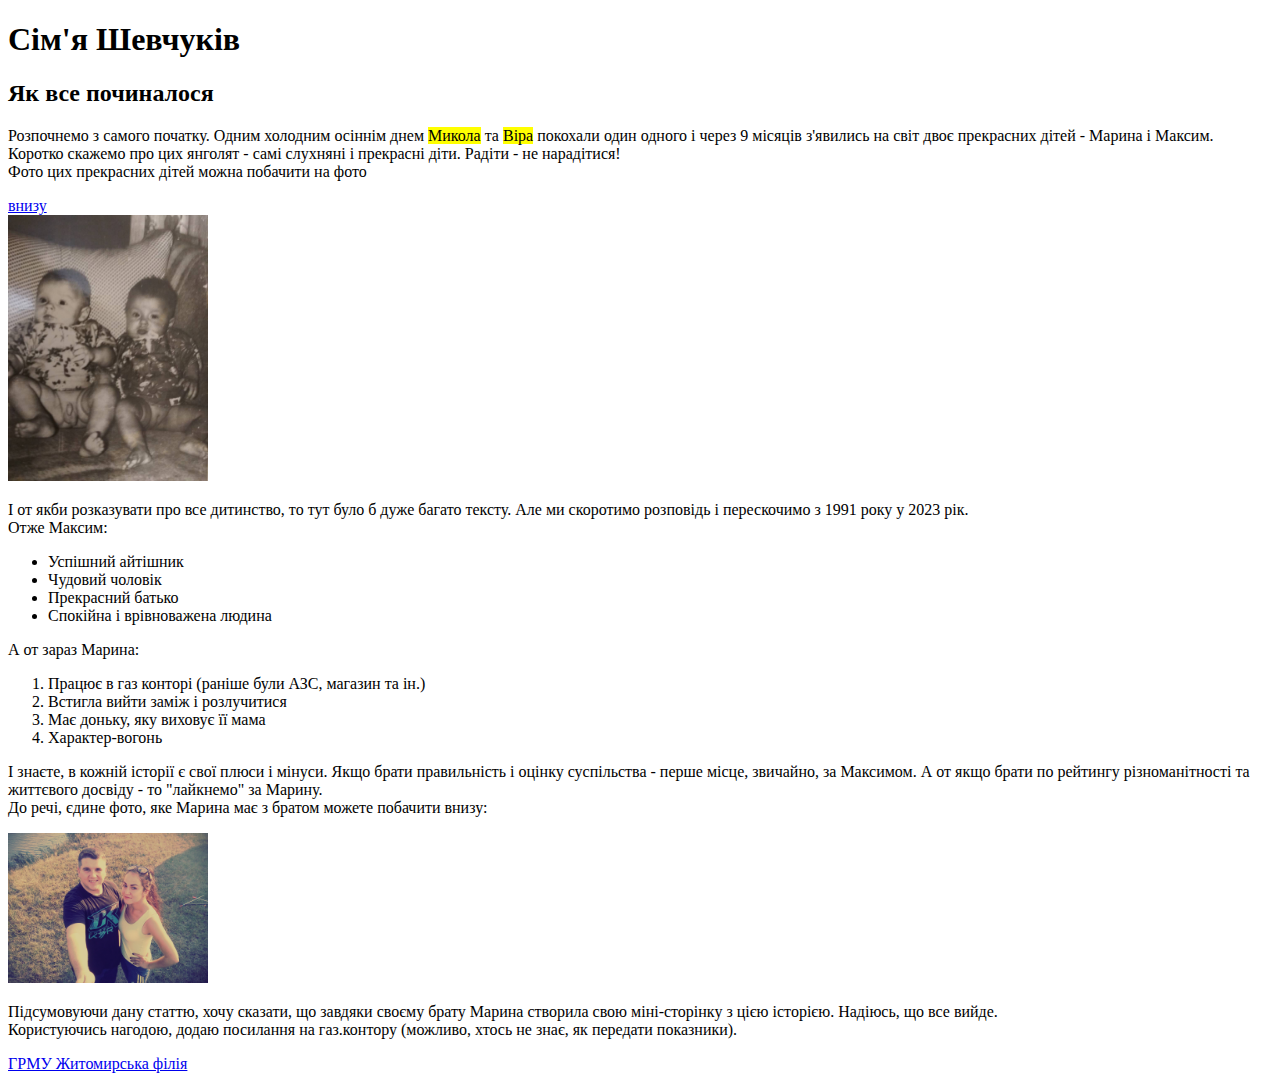
<file: mary/index.html>
<!DOCTYPE html>
<html lang="uk">
<head>
	<meta charset="UTF-8">
	<meta name="viewport" content="width=device-width, initial-scale=1.0">
	<title>Мері - перший проект</title>
</head>
	<body>
		<header>
			<h1>Сім'я Шевчуків</h1>
			<h2>Як все починалося</h2>
			<p>
				Розпочнемо з самого початку. Одним холодним осіннім днем <mark>Микола</mark> та <mark>Віра</mark> покохали один одного і через 9 місяців з'явились на світ двоє прекрасних дітей - Марина і Максим. Коротко скажемо про цих янголят - самі слухняні і прекрасні діти. Радіти - не нарадітися! <br>Фото цих прекрасних дітей можна побачити на фото
			</p>
				<a href="#some-uniq-id" class="link"> 
					внизу
				</a>
		</header>
			<img width="200" src="img/foto1.JPG" alt="Маленькі чебурашки" title="Маленькі чебурашки">
		<main>
			<p>
				І от якби розказувати про все дитинство, то тут було б дуже багато тексту. Але ми скоротимо розповідь і перескочимо з 1991 року у 2023 рік.<br>Отже Максим: 
				<ul>
					<li>Успішний айтішник</li>
					<li>Чудовий чоловік</li>
					<li>Прекрасний батько</li>
					<li>Спокійна і врівноважена людина</li>
				</ul>
				А от зараз Марина:
				<ol>
					<li>Працює в газ конторі (раніше були АЗС, магазин та ін.)</li>
					<li>Встигла вийти заміж і розлучитися</li>
					<li>Має доньку, яку виховує її мама</li>
					<li>Характер-вогонь</li>
				</ol>
			</p>
			<p>
				І знаєте, в кожній історії є свої плюси і мінуси. Якщо брати правильність і оцінку суспільства - перше місце, звичайно, за Максимом. А от якщо брати по рейтингу різноманітності та життєвого досвіду - то "лайкнемо" за Марину.<br>До речі, єдине фото, яке Марина має з братом можете побачити внизу:
			</p>
			<img width="200" src="img/brother.JPG" alt="Старе як світ фото" title="Старе як світ">
		</main>
		<footer>
			<div>
				<p>
					Підсумовуючи дану статтю, хочу сказати, що завдяки своєму брату Марина
					створила свою міні-сторінку з цією історією. Надіюсь, що все вийде. <br>Користуючись нагодою, додаю посилання на газ.контору 
					(можливо, хтось не знає, як передати показники).
				</p>
			</div>
			<div>
				<a target="_blank" title="Клоака"
				href="https://zt.grmu.com.ua/">
				ГРМУ Житомирська філія
				</a>
			</div>
		</footer>
	</body>
</html>
</file>
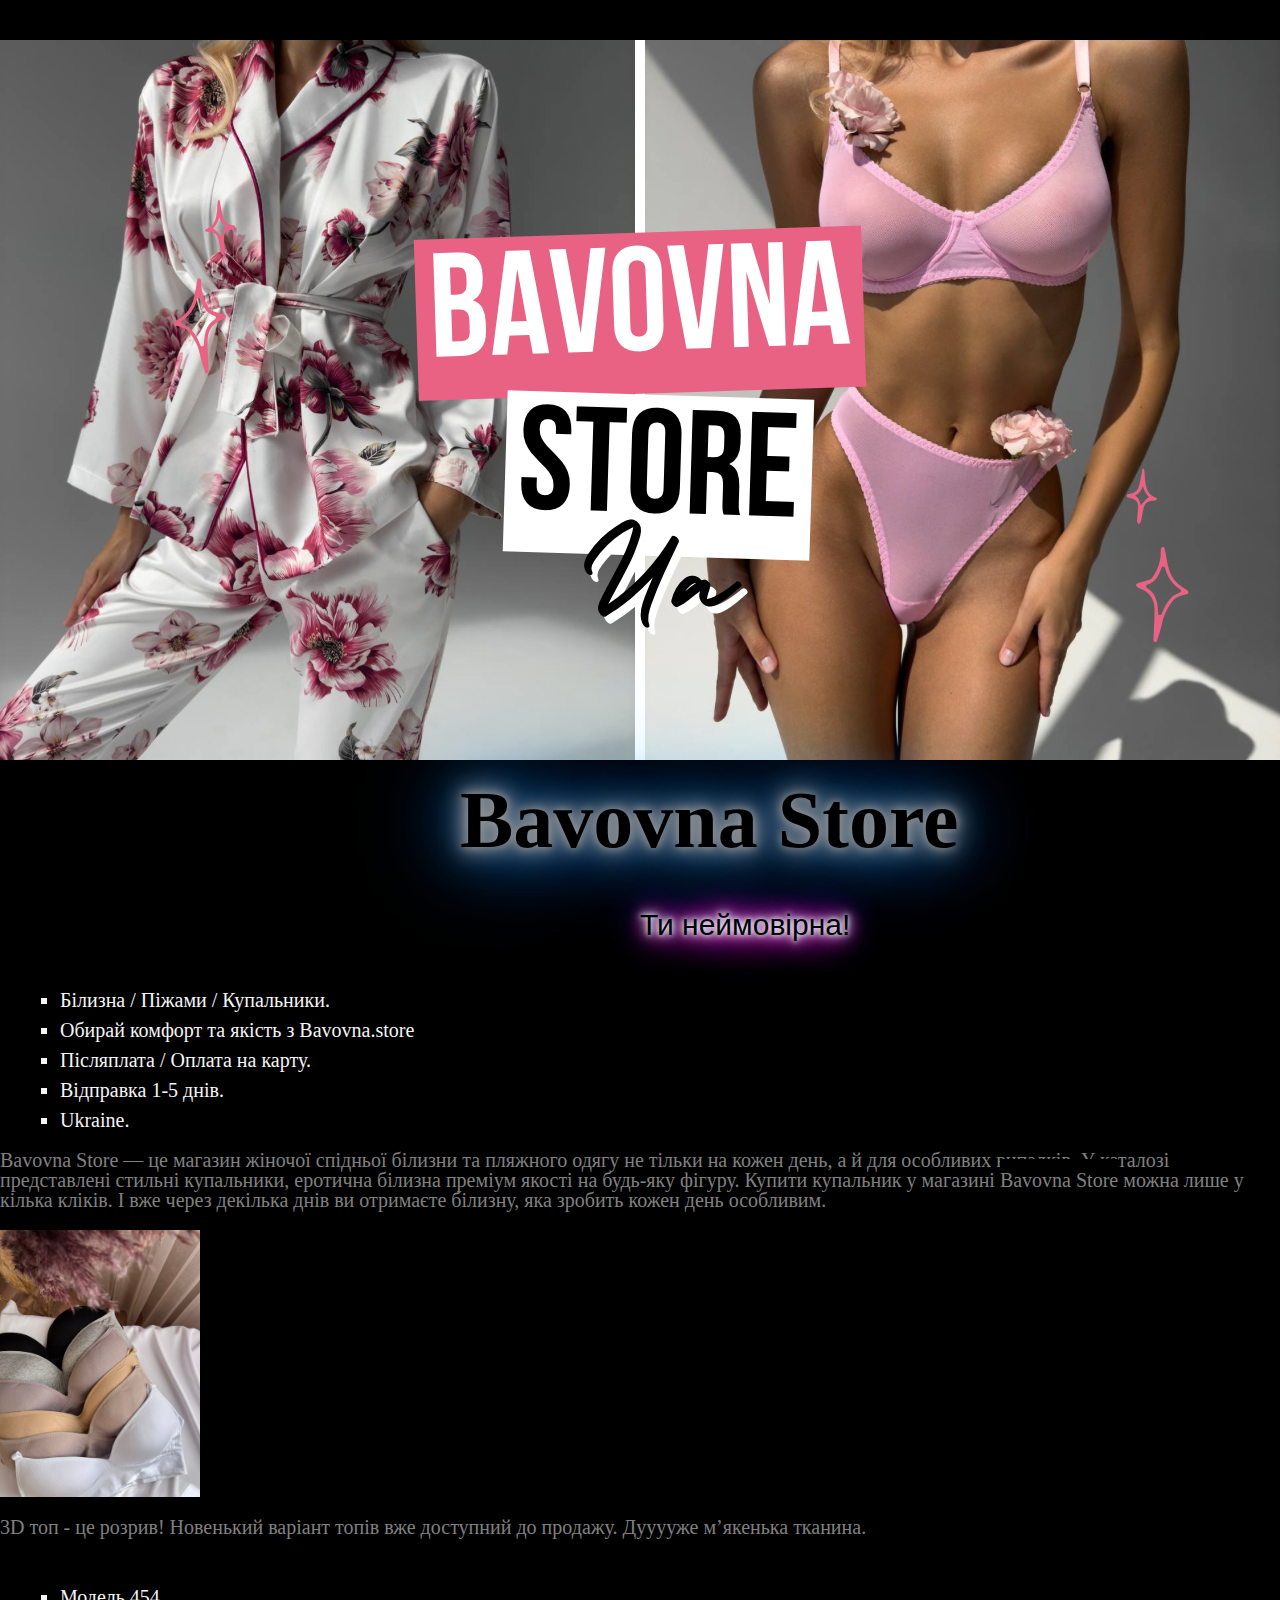
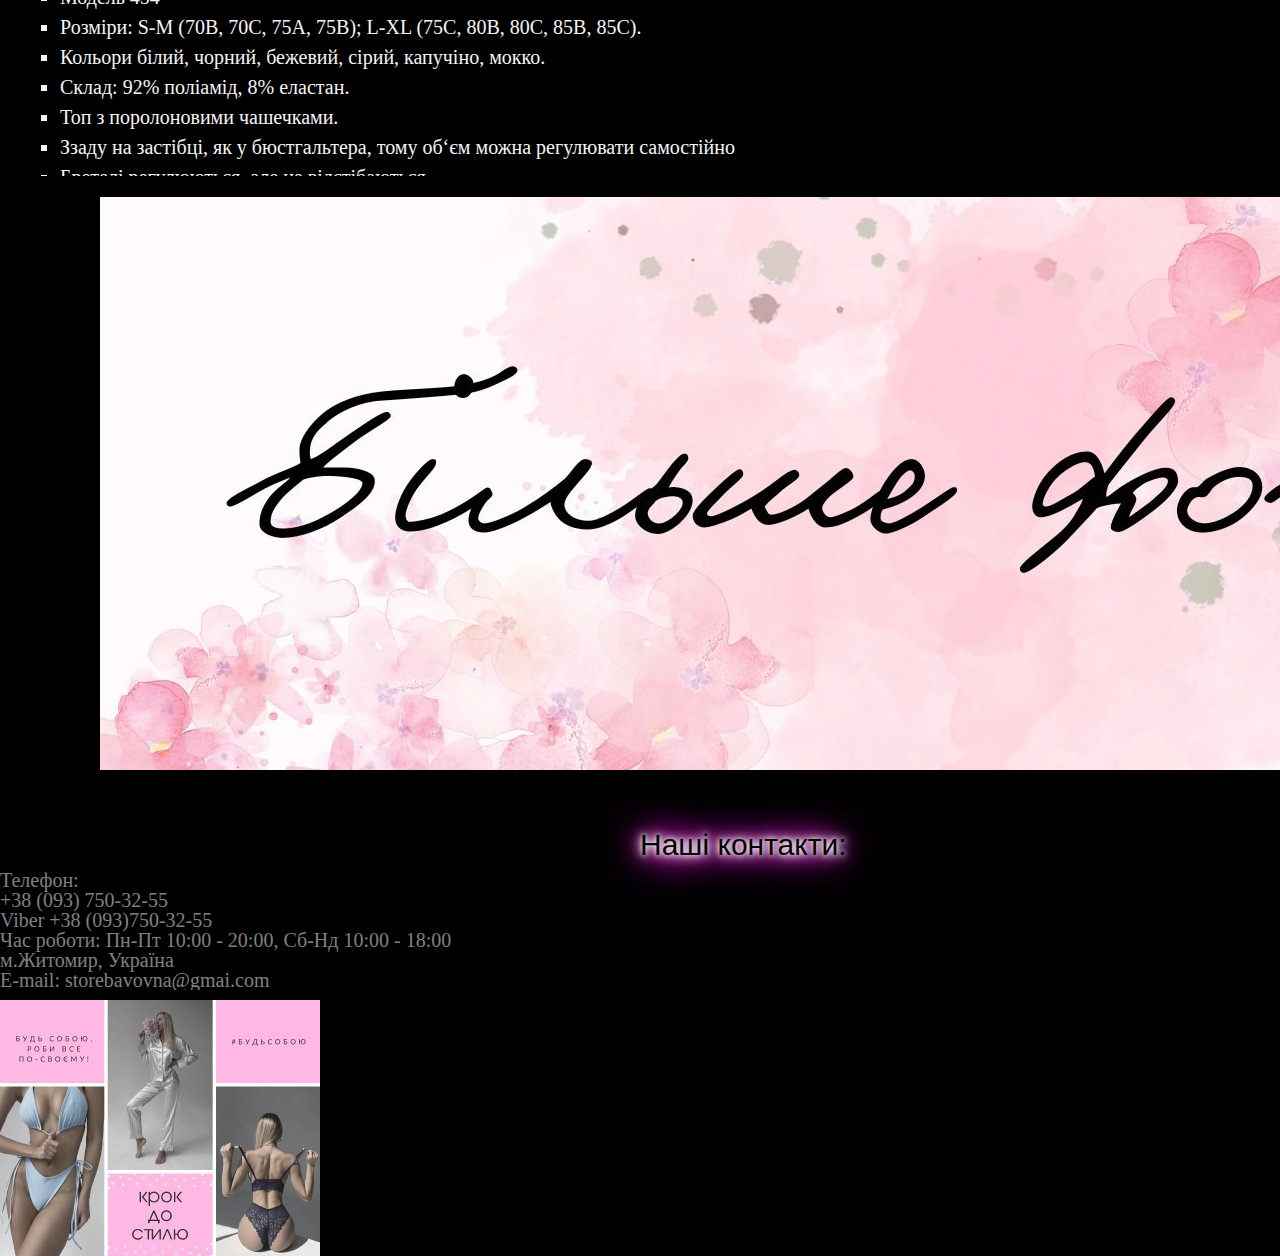
<file: mary_4/index.html>
<!DOCTYPE html>
<html lang="zxx">

<head>
	<meta charset="UTF-8">
	<meta name="viewport" content="width=device-width, initial-scale=1.0">
	<link rel="stylesheet" href="css/style.css">
	<title>mary_4</title>
</head>

<body>
	<header>
		<img class="header" src="img/title.PNG" alt="title">
		<div class="title">
			<h1>Bavovna Store</h1>
		</div>
		<div class="page">
			<h2>Ти неймовірна!</h2>
			<ul>
				<li>Білизна / Піжами / Купальники.</li>
				<li>Обирай комфорт та якість з Bavovna.store</li>
				<li>Післяплата / Оплата на карту.</li>
				<li>Відправка 1-5 днів.</li>
				<li>Ukraine.</li>
			</ul>
		</div>
		<div class="text">
			<p><mark>Bavovna Store</mark> — це магазин жіночої спідньої білизни та пляжного одягу не тільки на кожен день,
				а й для особливих випадків. У каталозі представлені стильні купальники, еротична білизна преміум якості на
				будь-яку фігуру. Купити купальник у магазині <mark>Bavovna Store</mark> можна лише у кілька кліків. І вже
				через декілька днів ви отримаєте білизну, яка зробить кожен день особливим.</p>
		</div>
	</header>
	<main>
		<img class="main" src="img/1.jpg" alt="bra" width="200">
		<div class="features">
			<p class="text">3D топ - це розрив! Новенький варіант топів вже доступний до продажу. Дууууже м’якенька
				тканина.
			</p>
			<ul>
				<li>Модель 454</li>
				<li>Розміри: S-M (70B, 70C, 75A, 75В); L-XL (75С, 80В, 80С, 85В, 85С).</li>
				<li>Кольори білий, чорний, бежевий, сірий, капучіно, мокко.</li>
				<li>Склад: 92% поліамід, 8% еластан.</li>
				<li>Топ з поролоновими чашечками.</li>
				<li>Ззаду на застібці, як у бюстгальтера, тому об‘єм можна регулювати самостійно</li>
				<li>Бретелі регулюються, але не відстібаються.</li>
			</ul>
			<a href="page-1.html">
				<img class="link" src="img/click.JPG" alt="bra">
			</a>
		</div>
	</main>
	<footer>
		<div class="aside">
			<h3>Наші контакти:</h3>
			<p>Телефон: <br>+38 (093) 750-32-55 <br>Viber +38 (093)750-32-55 <br>Час роботи: Пн-Пт 10:00 - 20:00, Сб-Нд
				10:00 - 18:00 <br>м.Житомир, Україна <br>E-mail: storebavovna@gmai.com</p>
		</div>
		<img class="footer" src="img/style.PNG" alt="style">
	</footer>
</body>

</html>
</file>
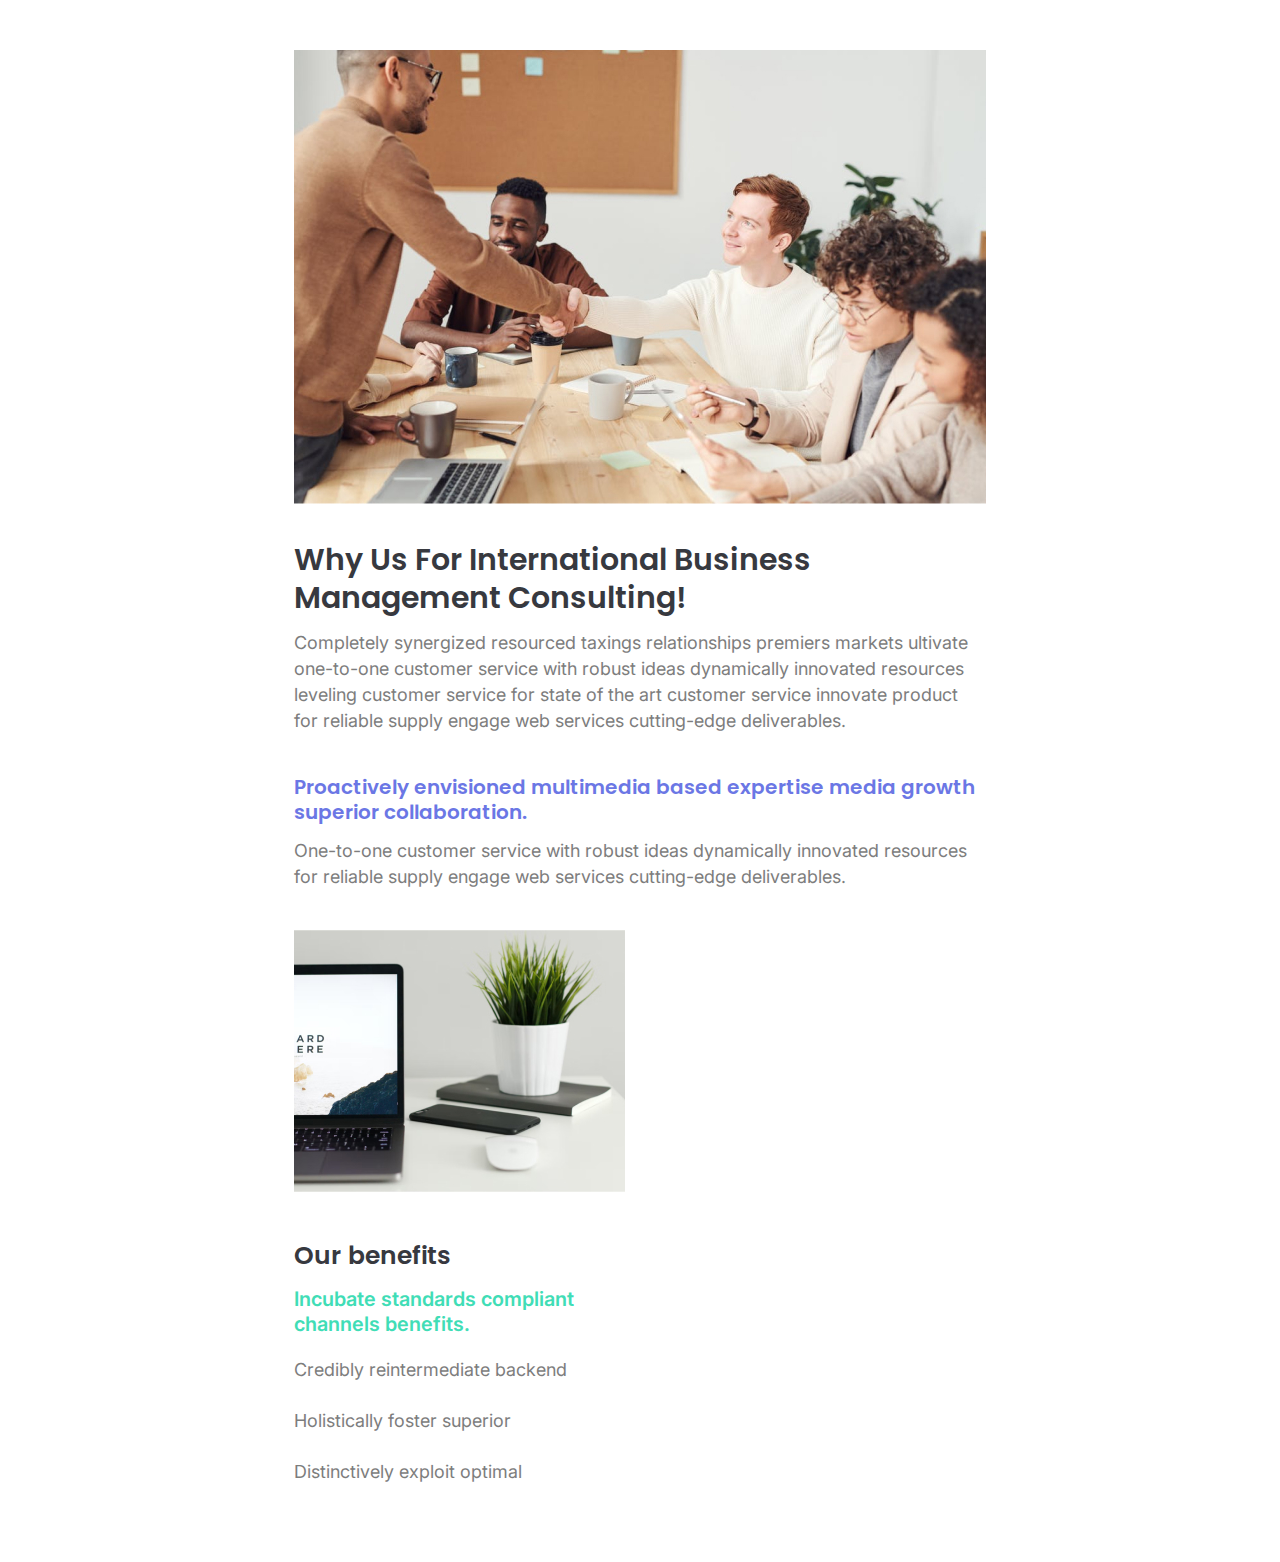
<file: mary_6/index.html>
<!DOCTYPE html>
<html lang="en">

<head>
	<meta charset="UTF-8">
	<meta name="viewport" content="width=device-width, initial-scale=1.0">
	<link rel="stylesheet" href="css/style.css">
	<title>mary_6</title>
</head>

<body>
	<header></header>
	<main>
		<div class="block">
			<img class="image" src="img/title.jpg" alt="title">
			<h2 class="title">
				Why Us For International Business  Management Consulting!
			</h2>
			<div class="text">
				<p>Completely synergized resourced taxings relationships premiers markets ultivate one-to-one customer service with robust ideas dynamically innovated resources leveling customer service for state of the art  customer service innovate product  for reliable supply engage web services cutting-edge deliverables.</p>
			</div>
			<h3 class="sub-title">
				Proactively envisioned multimedia based expertise media growth  superior collaboration.
			</h3>
			<div class="text">
				<p>One-to-one customer service with robust ideas dynamically innovated resources for reliable supply engage web services cutting-edge deliverables.</p>
			</div>
			<div class="benefits">
				<img class="image-benefits" src="img/list.jpg" alt="benefits">
			</div>
			<div class="content-benefits">
				<h3 class="title-benefits">
					Our benefits
				</h3>
				<h5 class="sub-title-benefits">
					Incubate standards compliant
					channels benefits.
				</h5>
				<ul class="list-benefits">
					<li>Credibly reintermediate backend</li>
					<li>Holistically foster superior</li>
					<li>Distinctively exploit optimal</li>
				</ul>
			</div>
		</div>

	</main>
	<footer></footer>
</body>

</html>
</file>
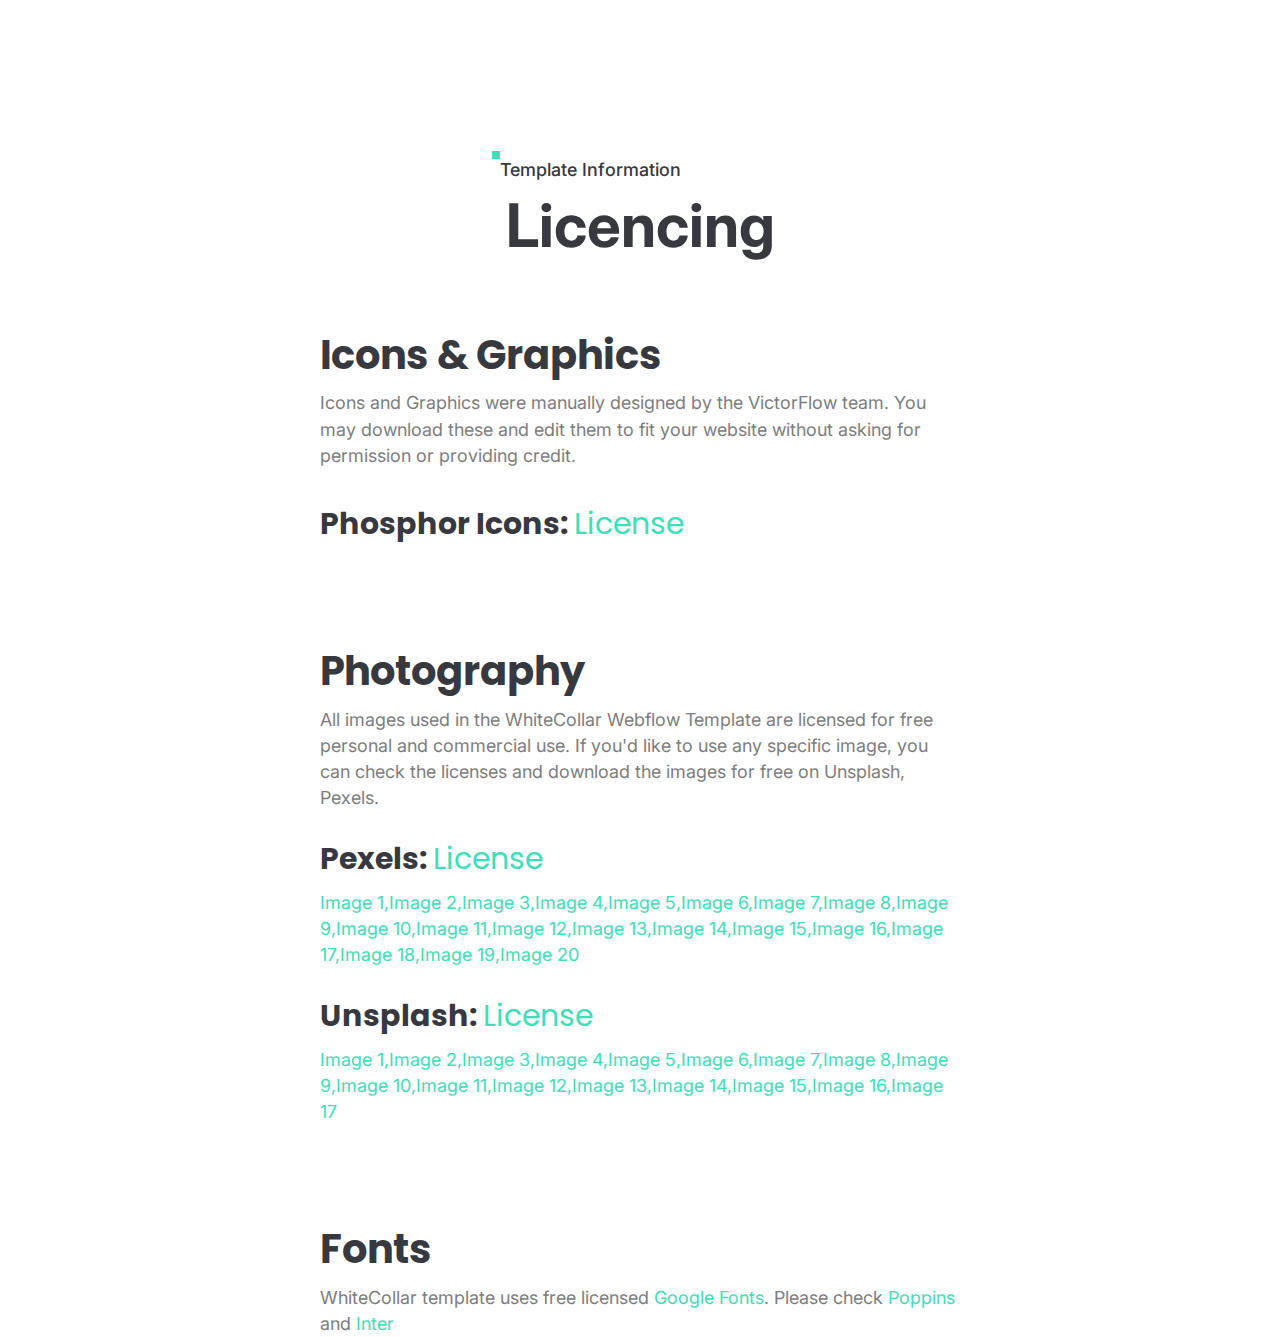
<file: mary_7/index.html>
<!DOCTYPE html>
<html lang="en">

<head>
	<meta charset="UTF-8">
	<meta name="viewport" content="width=device-width, initial-scale=1.0">
	<link rel="stylesheet" href="css/style.css">
	<title>mary_7</title>
</head>

<body>
	<header></header>
	<main>
		<div class="backend">
			<div class="title">
				<div class="box"></div>
				<div class="title-one">
					<h5>Template Information</h5>
				</div>
			</div>
				<div class="title-two">
				<h1>Licencing</h1>
				</div>
			<div class="list-text">
				<h2>Icons & Graphics</h2>
				<p class="grey-one">Icons and Graphics were manually designed by the VictorFlow team. You may download these and edit them to fit your website without asking for permission or providing credit.
				</p>
				<h3 class="phosphor">Phosphor Icons: <span class="license">License</span></h3> 
				<h2>Photography</h2>
				<p class="grey-two">All images used in the WhiteCollar Webflow Template are licensed for free personal and commercial use. If you'd like to use any specific image, you can check the licenses and download the images for free on Unsplash, Pexels.</p>
				<h3 class="pexels">Pexels: <span class="license">License</span></h3>
				<p class="green-one">Image 1,Image 2,Image 3,Image 4,Image 5,Image 6,Image 7,Image 8,Image 9,Image 10,Image 11,Image 12,Image 13,Image 14,Image 15,Image 16,Image 17,Image 18,Image 19,Image 20</p>
				<h3 class="unsplash">Unsplash: <span class="license">License</span></h3>
				<p class="green-two">Image 1,Image 2,Image 3,Image 4,Image 5,Image 6,Image 7,Image 8,Image 9,Image 10,Image 11,Image 12,Image 13,Image 14,Image 15,Image 16,Image 17</p>
				<h2>Fonts</h2>
				<p class="grey-three">WhiteCollar template uses free licensed <span class="green">Google Fonts</span>. Please check <span class="green">Poppins</span> and <span class="green">Inter</span></p>
			</div>
		</div>
	</main>
	<footer></footer>
</body>

</html>
</file>
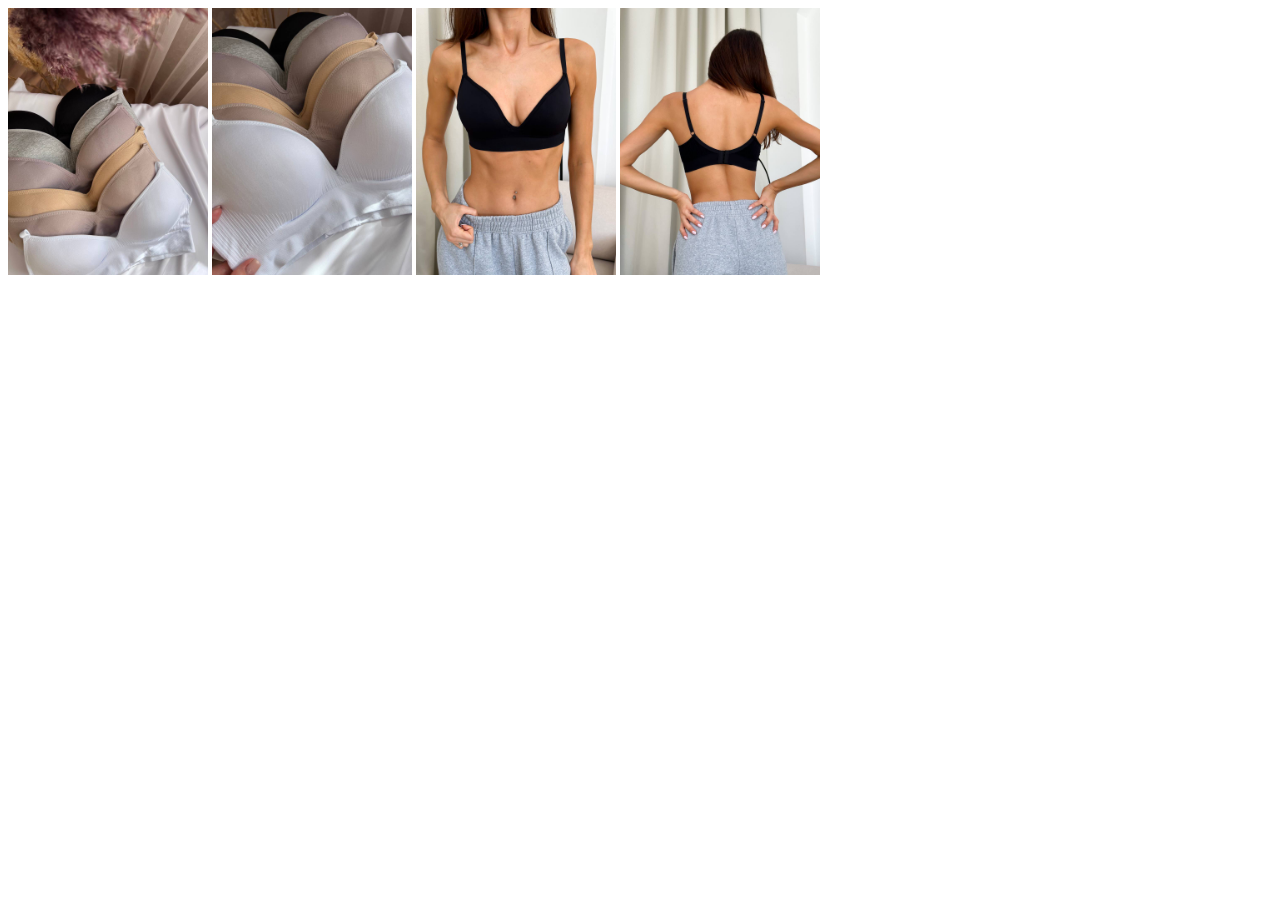
<file: mary_4/page-1.html>
<!DOCTYPE html>
<html lang="zxx">

<head>
	<meta charset="UTF-8">
	<meta name="viewport" content="width=device-width, initial-scale=1.0">
	<title>Bra</title>
</head>

<body>
	<div class="img">
		<img src="img/1.jpg" alt="bra_1" width="200">
		<img src="img/2.jpg" alt="bra_2" width="200">
		<img src="img/3.jpg" alt="bra_3" width="200">
		<img src="img/4.jpg" alt="bra_4" width="200">
	</div>
</body>

</html>
</file>
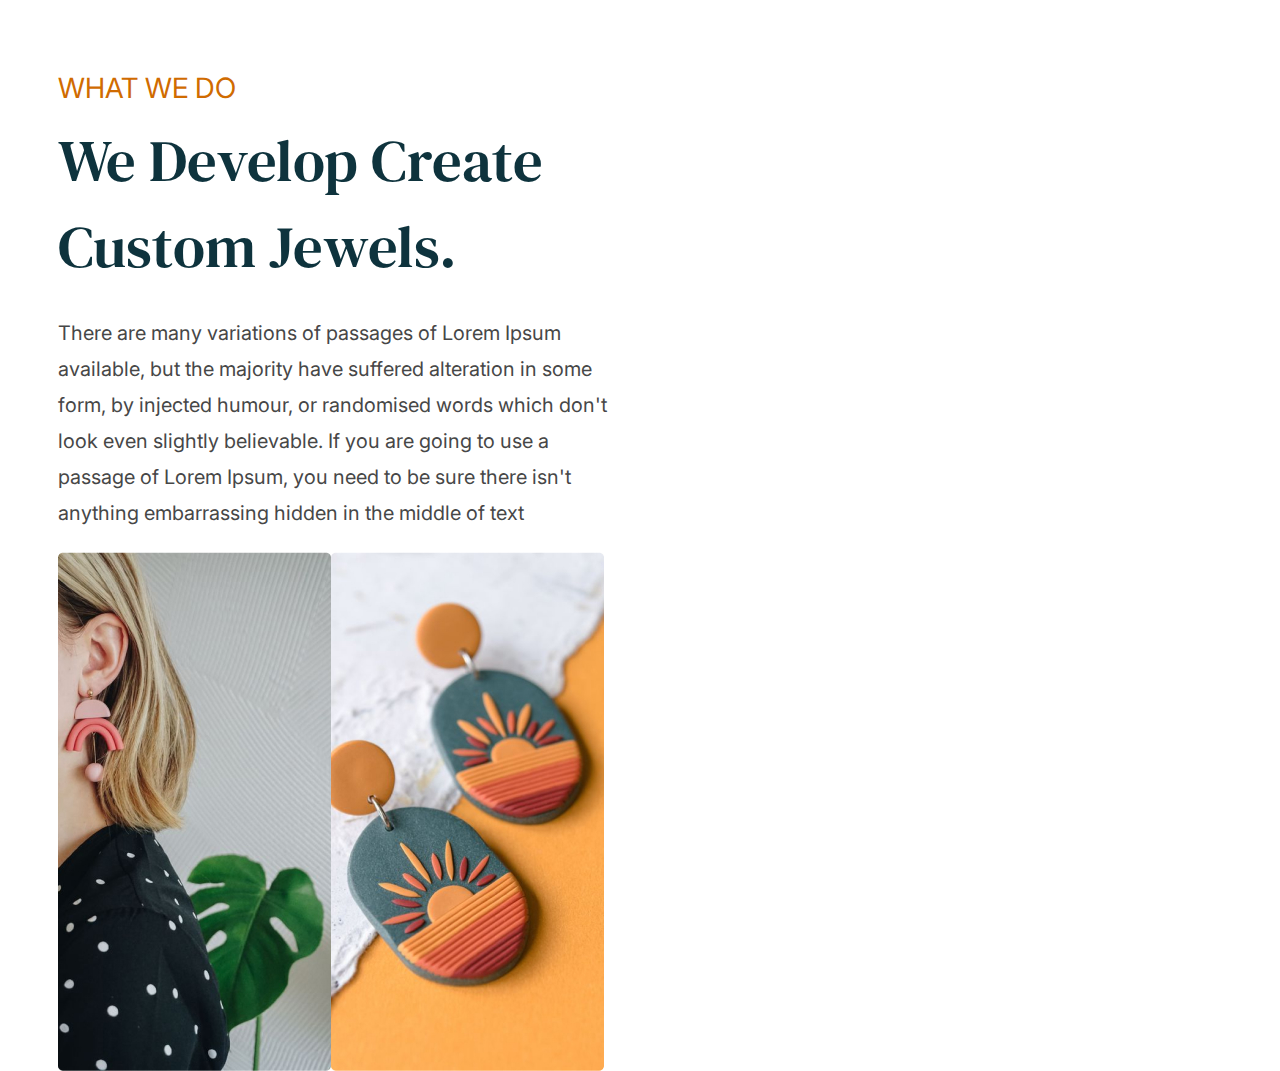
<file: mary_6/index2.html>
<!DOCTYPE html>
<html lang="en">
<head>
	<meta charset="UTF-8">
	<meta name="viewport" content="width=device-width, initial-scale=1.0">
	<link rel="stylesheet" href="css/style2.css">
	<title>mary_6_jewerly</title>
</head>
<body>
	<header></header>
	<main>
		<div class="block">
			<h2 class="sub-title">WHAT WE DO</h2>
			<h1 class="title">We Develop Create Custom Jewels.</h1>
			<div class="text">
				<p>There are many variations of passages of Lorem Ipsum available, but the majority have suffered alteration in some form, by injected humour, or randomised words which don't look even slightly believable. If you are going to use a passage of Lorem Ipsum, you need to be sure there isn't anything embarrassing hidden in the middle of text</p>
			</div>
			<div class="image">
				<img class="jewerly" src="img/Rectangle 23.jpg" alt="jewerly">
				<img class="jewerly-sun" src="img/Rectangle 22.jpg" alt="jewerly-sun">
			</div>
		</div>

	</main>
	<footer></footer>
</body>
</html>
</file>
<file: mary_6/css/style.css>
@import url('https://fonts.googleapis.com/css2?family=Inter:wght@400;500;600;700&family=Poppins:wght@300;400;600;700&family=Ubuntu:ital,wght@0,300;0,400;0,700;1,300&family=Young+Serif&display=swap');

@import url('https://fonts.googleapis.com/css2?family=Inter:wght@400;500;600;700&family=Poppins:wght@300;400;600;700&family=Ubuntu:ital,wght@0,300;0,400;0,700;1,300&family=Young+Serif&display=swap');

@import url('https://fonts.googleapis.com/css2?family=DM+Serif+Text&family=Inter:wght@400;500;600;700&family=Montserrat:wght@400;500;600;700&family=Poppins:wght@300;400;600;700&family=Ubuntu:ital,wght@0,300;0,400;0,700;1,300&family=Young+Serif&display=swap');


@import url("reset.css");

body {
	font-family: "Inter", sans-serif;
	font-size: 18px;
	color: #7D7D7D;
}

.block {
	padding: 50px 15px;
	max-width: 722px;
	margin: 0 auto;
}

.image ,
.image-benefits {
	max-width: 100%;
}

.image {
	margin-bottom: 37px;
}

.title ,
.sub-title ,
.title-benefits {
	font-family: "Poppins", sans-serif;
}

.title {
	color: #37393F;
	font-size: 30px;
	font-weight: 600;
	line-height: 1.27;
	margin-bottom: 12.5px;
}

.text {
	line-height: 1.46;
	margin-bottom: 40px;
}
.text p {
	margin-bottom: 15px;
}

.sub-title {
	color: #6B77E5;
	font-weight: 600;
	font-size: 20px;
	line-height: 1.27;
	margin-bottom: 12px;
}

.benefits {
	font-size: 0;
	margin-bottom: 48px;
	max-width: 722px;
}

.image-benefits {
	width: 331px;
	margin-right: 29px;
}

.content-benefits {
	display: inline-block;
	width: 332px;
	font-size: 18px;
}

.title-benefits {
	color: #37393F;
	font-size: 25px;
	font-weight: 600;
	line-height: 1.27;
	margin-bottom: 15px;
}

.sub-title-benefits {
	color: #40DDB6;
	font-size: 20px;
	font-weight: 600;
	line-height: 1.27;
	margin-bottom: 21px;
}

.list-benefits li{
	color: #7D7D7D;
	font-size: 18px;
	font-weight: 400;
	line-height: normal;
	margin-bottom: 30px;
}
</file>
<file: mary_7/css/style.css>
@import url('https://fonts.googleapis.com/css2?family=Inter:wght@400;500;600;700&family=Poppins:wght@300;400;600;700&family=Ubuntu:ital,wght@0,300;0,400;0,700;1,300&family=Young+Serif&display=swap');

@import url('https://fonts.googleapis.com/css2?family=Inter:wght@400;500;600;700&family=Poppins:wght@300;400;600;700&family=Ubuntu:ital,wght@0,300;0,400;0,700;1,300&family=Young+Serif&display=swap');

@import url('https://fonts.googleapis.com/css2?family=DM+Serif+Text&family=Inter:wght@400;500;600;700&family=Montserrat:wght@400;500;600;700&family=Poppins:wght@300;400;600;700&family=Ubuntu:ital,wght@0,300;0,400;0,700;1,300&family=Young+Serif&display=swap');


@import url("reset.css");

body {
	font-family: "Inter", sans-serif;
	font-size: 18px;
	color: #7D7D7D;
}

.backend {
	max-width: 1218px;
	max-height: 1045px;
	margin: 150.5px 320px;
}

.title {
	max-width: 296px;
	max-height: 22px;
	margin: 0 auto;
}

.title-one {
	max-width: 184px;
	margin-left: 6px;
}

.box {
	background-color: #40DDB6;
	width: 8px;
	height: 8px;
}

.title-two {
	margin-top: 16px;
}

h5 {
	color: #37393F;
	font-family: "Inter", sans-serif;
	font-size: 18px;
	font-weight: 500;
	line-height: normal;
	text-align: center;
}

h1 {
	color: #37393F;
	font-family: "Inter", sans-serif;
	font-size: 60px;
	font-style: normal;
	font-weight: 700;
	line-height: 1.21;
	text-align: center;
	margin-bottom: 70px;
}

h2 {
	color: #37393F;
	font-family: "Poppins", sans-serif;
	font-size: 40px;
	font-style: normal;
	font-weight: 700;
	line-height: 1.21;
	margin-bottom: 11px;
}

.grey-one,
.grey-two,
.grey-three {
	color: #7D7D7D;
	font-family: "Inter", sans-serif;
	font-size: 18px;
	font-style: normal;
	font-weight: 400;
	line-height: 1.46;
}

.grey-one {
	margin-bottom: 32px;
}

.grey-two {
	margin-bottom: 24px;
}

h3 {
	color: #37393F;
	font-family: "Poppins", sans-serif;
	font-size: 30px;
	font-style: normal;
	font-weight: 700;
	line-height: normal;
}

span {
	color: #40DDB6;
	font-weight: 400;
	font-style: normal;
}

.phosphor {
	margin-bottom: 100px;
}

.pexels,
.unsplash {
	margin-bottom: 8px;
}

.green-one,
.green-two {
	color: #40DDB6;
	font-family: "Inter", sans-serif;
	font-size: 18px;
	font-style: normal;
	font-weight: 400;
	line-height: 1.46;
}

.green-one {
	margin-bottom: 24px;
}

.green-two {
	margin-bottom: 100px;
}
</file>
<file: mary_6/css/style2.css>
@import url('https://fonts.googleapis.com/css2?family=Inter:wght@400;500;600;700&family=Poppins:wght@300;400;600;700&family=Ubuntu:ital,wght@0,300;0,400;0,700;1,300&family=Young+Serif&display=swap');

@import url('https://fonts.googleapis.com/css2?family=Inter:wght@400;500;600;700&family=Poppins:wght@300;400;600;700&family=Ubuntu:ital,wght@0,300;0,400;0,700;1,300&family=Young+Serif&display=swap');

@import url('https://fonts.googleapis.com/css2?family=DM+Serif+Text&family=Inter:wght@400;500;600;700&family=Montserrat:wght@400;500;600;700&family=Poppins:wght@300;400;600;700&family=Ubuntu:ital,wght@0,300;0,400;0,700;1,300&family=Young+Serif&display=swap');


@import url("reset.css");

body {
	color: #474747;
	font-size: 20px;
	font-family: "Inter", sans-serif;
}

.block {
	padding: 50px 15px;
	max-width: 1199px;
	max-height: 518px;
	margin: 0 auto;
	margin-right: 38px;
}

.sub-title {
	color: #D06B00;
	font-family: "Inter", sans-serif;
	font-size: 28px;
	font-weight: 400;
	line-height: normal;
	width: 183px;
	margin-bottom: 13px;
	margin-top: 21px;
}

.title {
	color: #0E333D;
	font-family: "DM Serif Text", sans-serif;
	font-size: 59px;
	font-weight: 400;
	line-height: 1.46;
	width: 526px;
	margin-bottom: 25px;
}

.text {
	color: #474747;
	font-family: "Inter", sans-serif;
	font-size: 20px;
	font-weight: 400;
	line-height: 1.8;
	width: 563px;
	margin-bottom: 21px;
}

.image {
	font-size: 0;
	width: 568px;
}

.jewerly ,
.jewerly-sun {
	max-width: 100%;
}
</file>
<file: mary_4/css/style.css>
@import url("reset.css");

* {
	font-family: 'Times New Roman', Times, serif;
	font-size: 20px;
	background-color: black;
	color: grey;
	padding-top: 0.5rem;
}
h1 {
	color: black;
	font-size: 80px;
	padding-left: 23rem;
	font-weight: bold;
	opacity: 0.6;
	font-family: Georgia;
	text-shadow: 0 0 10px #fff,
               0 0 20px  #fff,
               0 0 30px  #fff,
               0 0 40px  #228DFF,
               0 0 70px  #228DFF,
               0 0 80px  #228DFF,
               0 0 100px #228DFF,
               0 0 150px #228DFF;
}
h2,
h3 {
	color: black;
	font-size: 30px;
	padding-left: 32rem;
	padding-top: 2rem;
	font-weight: lighter;
	font-family: 'Trebuchet MS', sans-serif;
	text-shadow: 0 0 5px #fff,
               0 0 10px #fff,
               0 0 15px #fff,
               0 0 20px #ff00de,
               0 0 35px #ff00de,
               0 0 40px #ff00de,
               0 0 50px #ff00de,
               0 0 75px #ff00de;
}

ul {
	padding-top: 2rem;
	padding-left: 3rem;
	list-style-image: none;
}
ul li {
	color: whitesmoke;
	font-size: 20px;
	line-height: 1.0;
	padding-top: 0.5rem;
	font-weight: lighter;
	list-style-type: square;
}	

img.header {
	width: 100%;
	background-size: 100%;
	background-clip: border-box;
}
a {
	padding-left: 5rem;
}
</file>
